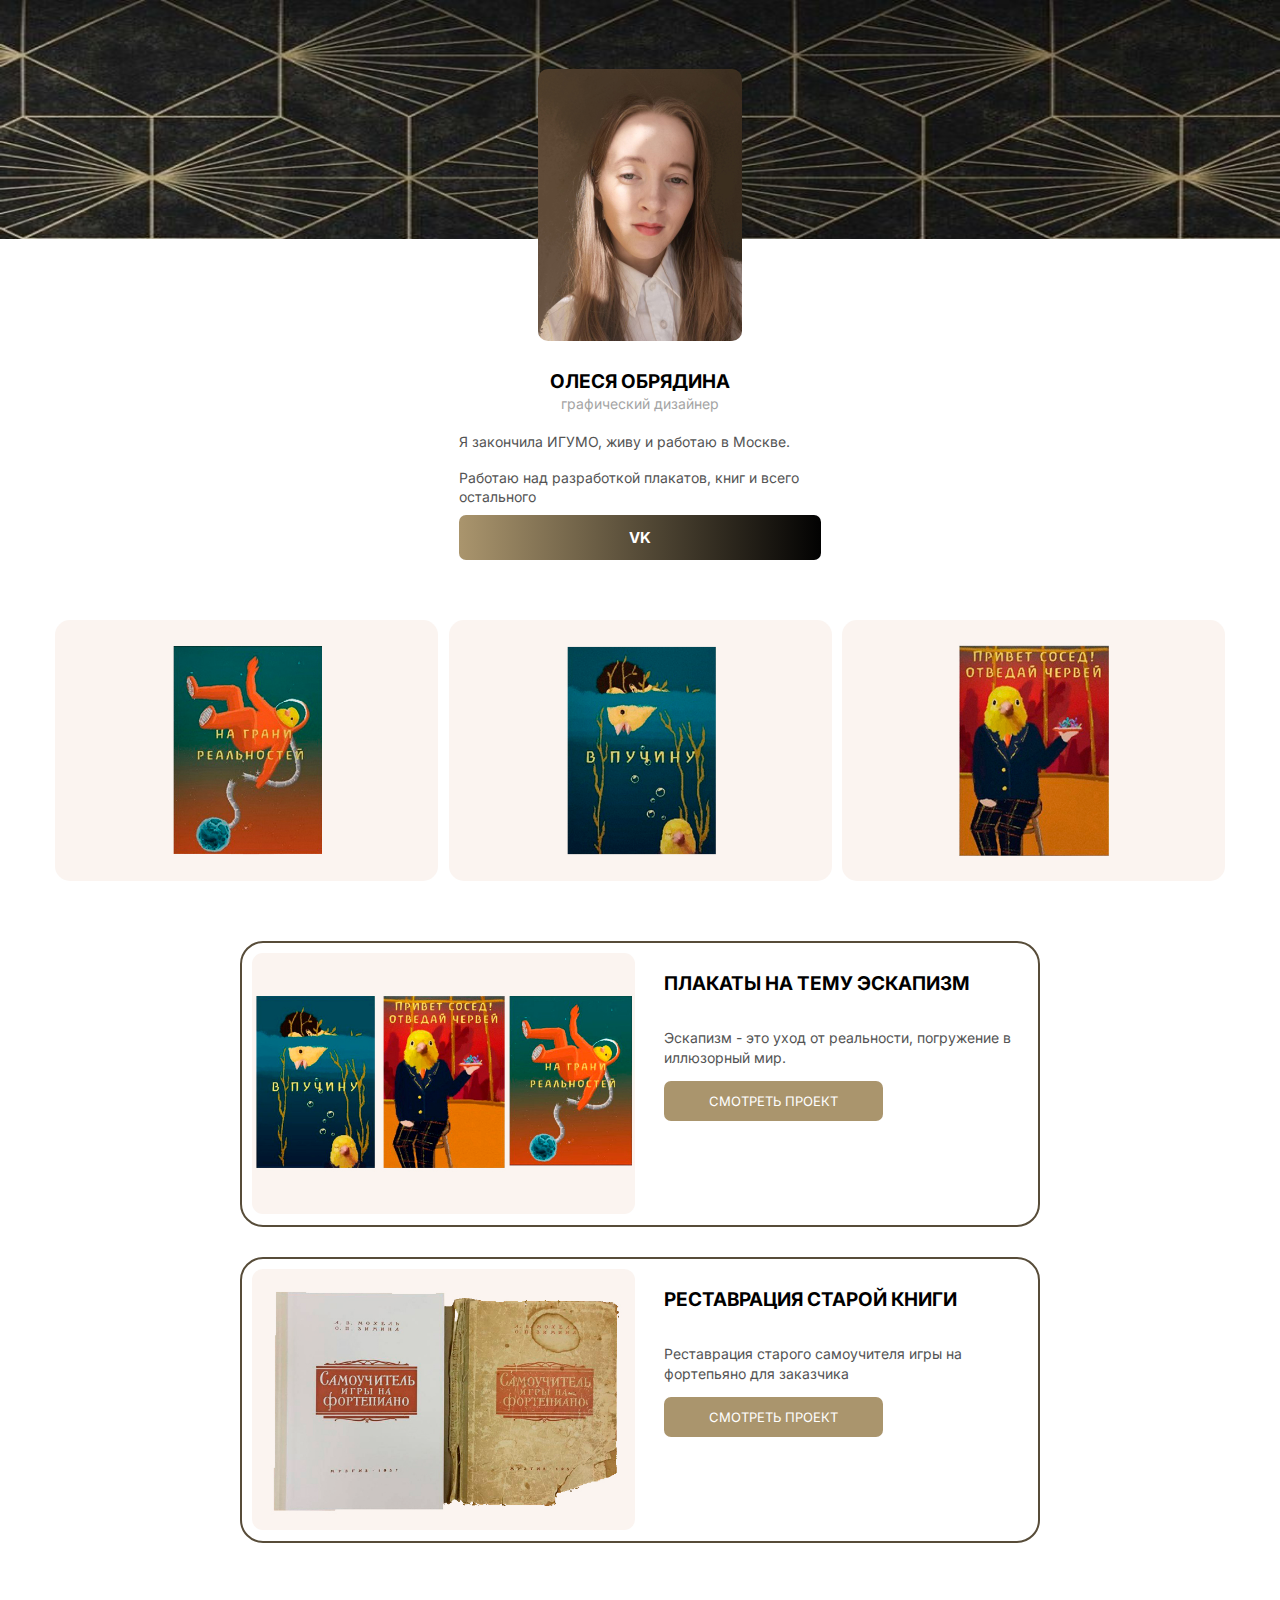
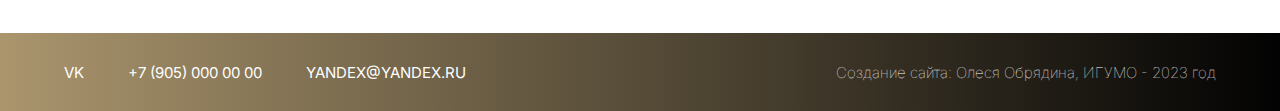
<file: index.html>
<!doctype html>
<html>

<head>
    <title>Обрядина Олеся Александровна</title>
    <link href="style.css" type="text/css" rel="stylesheet">
    <meta charset="utf-8">
    <link rel="shortcut icon" type="image/x-icon" href="images/favicon.ico">
    <link rel="preconnect" href="https://fonts.googleapis.com">
    <link rel="preconnect" href="https://fonts.gstatic.com" crossorigin>
    <link href="https://fonts.googleapis.com/css2?family=Inter:wght@100;200;300;400;500;600;700;800;900&display=swap"
        rel="stylesheet">
</head>

<body>
    <header>
        <section class="profile">
            <img src="images/avatar.jpg">
            <h1>Олеся Обрядина</h1>
            <h2>Графический дизайнер</h2>
            <p>Я закончила ИГУМО, живу и работаю в Москве.</p>
            <p>Работаю над разработкой плакатов, книг и всего остального</p>
            <a href="https://vk.com/id187192732" target=blank>VK</a>
        </section>
    </header>
    <main>
        <section class="ills">
            <img src="images/plakat1.jpg">
            <img src="images/plakat2.jpg">
            <img src="images/plakat3.jpg">
        </section>
        <section class="portfolio">
            <article id="card_2">
                <img src="images/theme2.jpg">
                <h3>Плакаты на тему эскапизм</h3>
                <p>Эскапизм - это уход от реальности, погружение в иллюзорный мир.</p>
                <a href="2.html">Смотреть проект</a>
            </article>
            <article id="card_1">
                <img src="images/theme1.jpg">
                <h3>Реставрация старой книги</h3>
                <p>Реставрация старого самоучителя игры на фортепьяно для заказчика</p>
                <a href="1.html">Смотреть проект</a>
            </article>
        </section>
    </main>
    <footer>
        <div class="contacts">
            <a href="https://vk.com/id187192732" target=blank>VK</a>
            <a href="/"> +7 (905) 000 00 00</a>
            <a href="/">yandex@yandex.ru</a>
        </div>
        <div class="copyright">
            Создание сайта: Олеся Обрядина, ИГУМО - 2023 год
        </div>
    </footer>
</body>

</html>
</file>
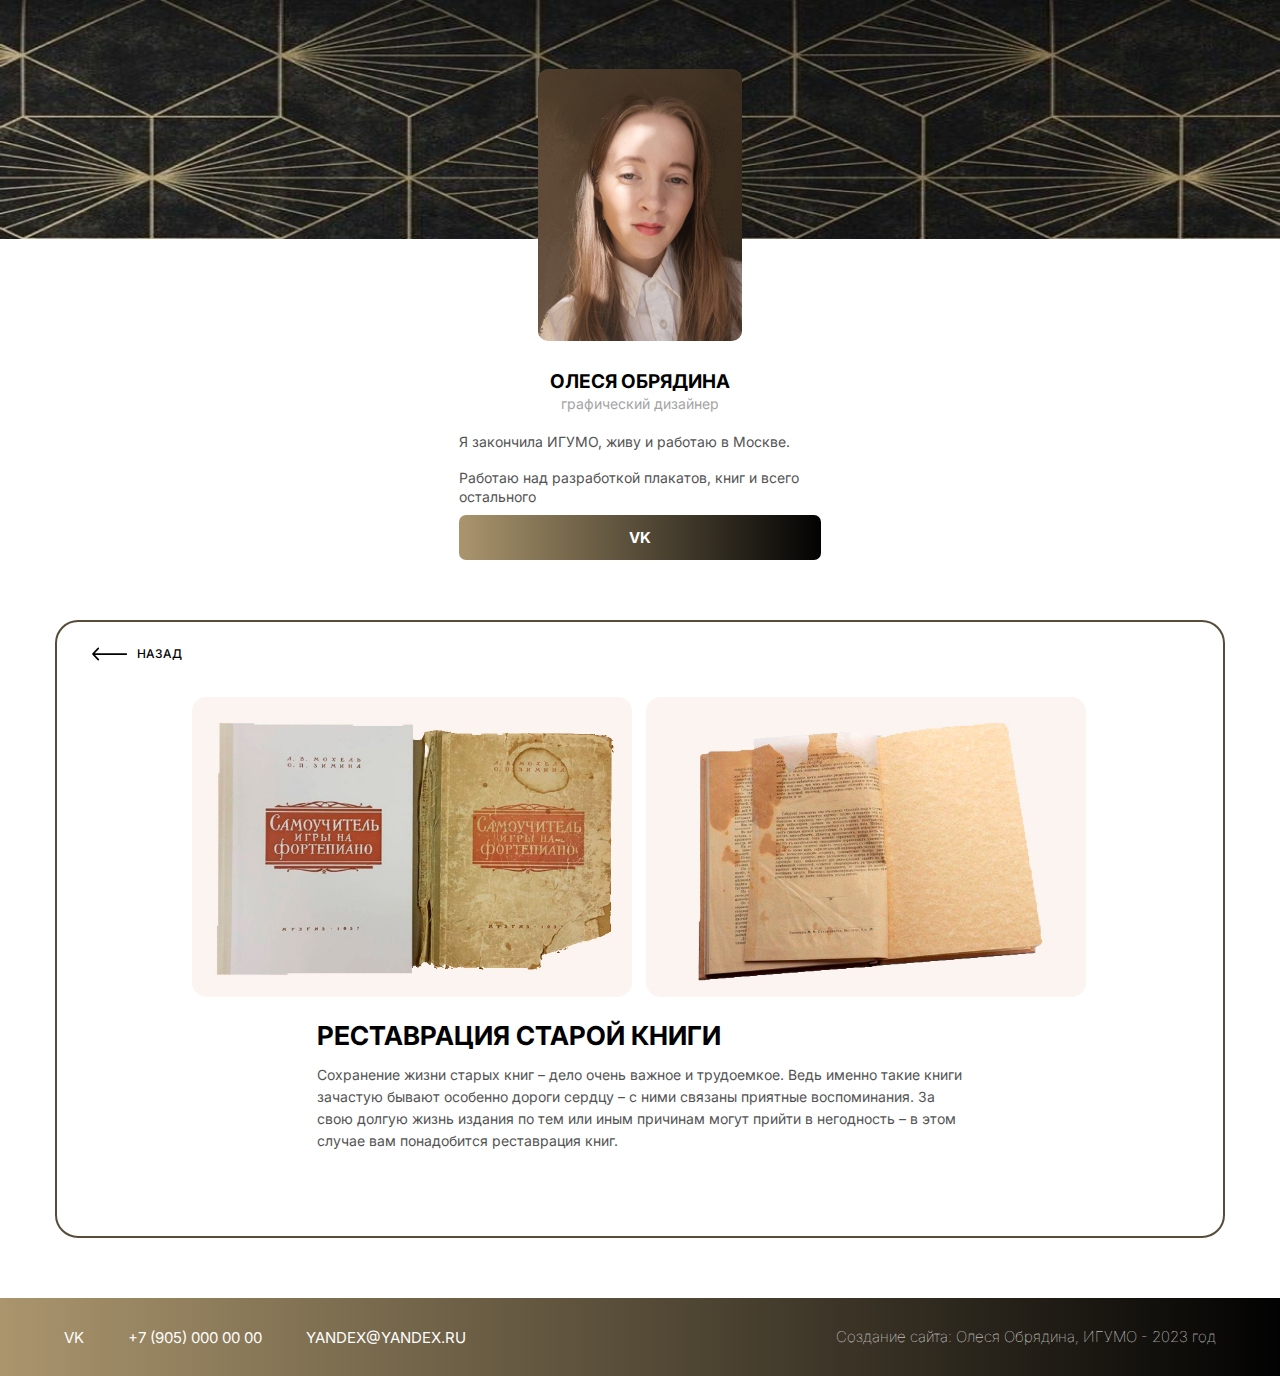
<file: 1.html>
<!doctype html>
<html>
<head>
<title>Проект книги для издательства Альпина Паблишер</title>
<link href="style.css" type="text/css"  rel="stylesheet">
<meta charset="utf-8">
<link rel="shortcut icon" type="image/x-icon" href="images/favicon.ico">
<link rel="preconnect" href="https://fonts.googleapis.com">
<link rel="preconnect" href="https://fonts.gstatic.com" crossorigin>
<link href="https://fonts.googleapis.com/css2?family=Inter:wght@100;200;300;400;500;600;700;800;900&display=swap" rel="stylesheet">
</head>
<body>
<header>
<section class="profile">
<img src="images/avatar.jpg">
<h1>Олеся Обрядина</h1>
<h2>Графический дизайнер</h2>
<p>Я закончила ИГУМО, живу и работаю в Москве.</p>
<p>Работаю над разработкой плакатов, книг и всего остального</p>
<a href="https://vk.com/id187192732" target=blank>VK</a>
</section>
</header>
<main class="read">
<a href="index.html" class="back"><img src="images/arrow.svg"> назад</a>

<img src="images/theme1.jpg">
<img src="images/page.jpg">
<h1>Реставрация старой книги</h1>

<p>
Сохранение жизни старых книг – дело очень важное и трудоемкое. Ведь именно такие книги зачастую бывают особенно дороги сердцу – с ними связаны приятные воспоминания. За свою долгую жизнь издания по тем или иным причинам могут прийти в негодность – в этом случае вам понадобится реставрация книг.
</p>

</main>
<footer>
<div class="contacts">
<a href="https://vk.com/id187192732" target=blank>VK</a>
<a href="/"> +7 (905) 000 00 00</a>
<a href="/">yandex@yandex.ru</a>
</div>
<div class="copyright">
Создание сайта: Олеся Обрядина, ИГУМО - 2023 год
</div>
</footer>
</body>
</html>
</file>
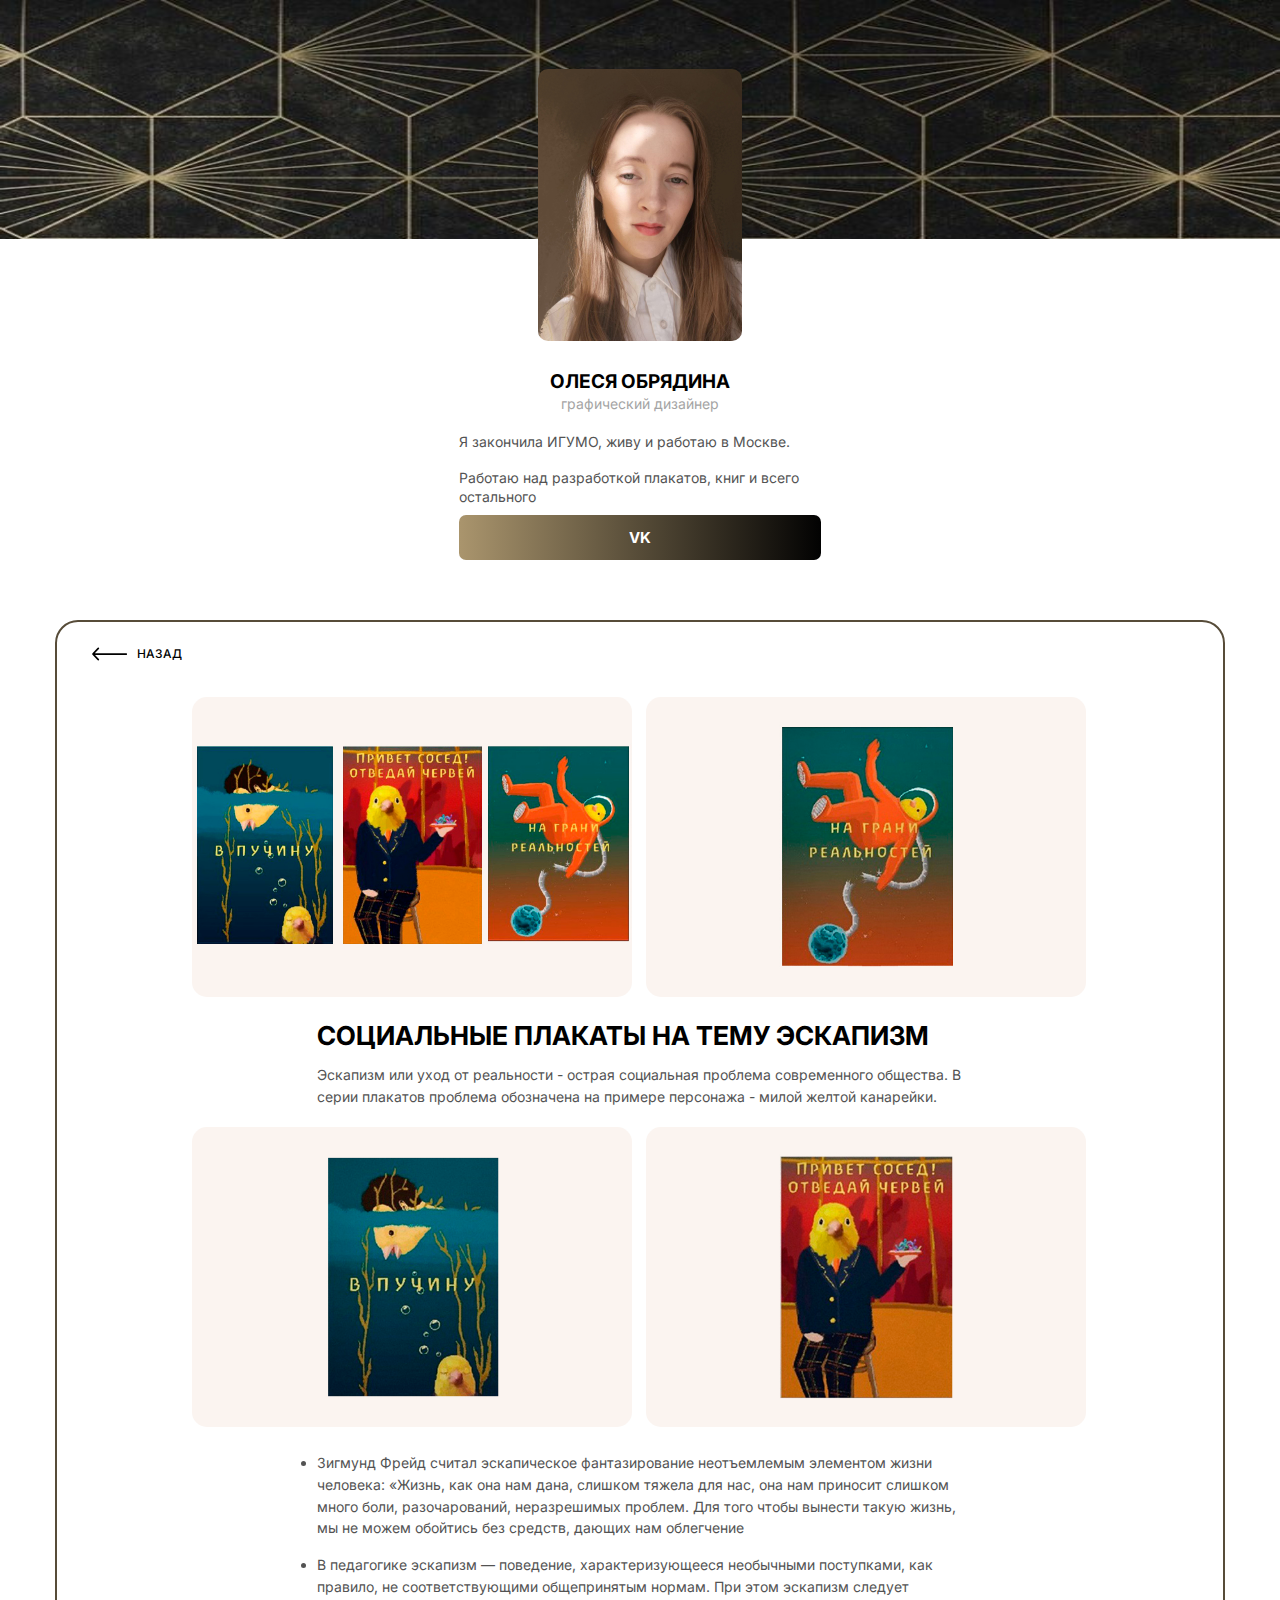
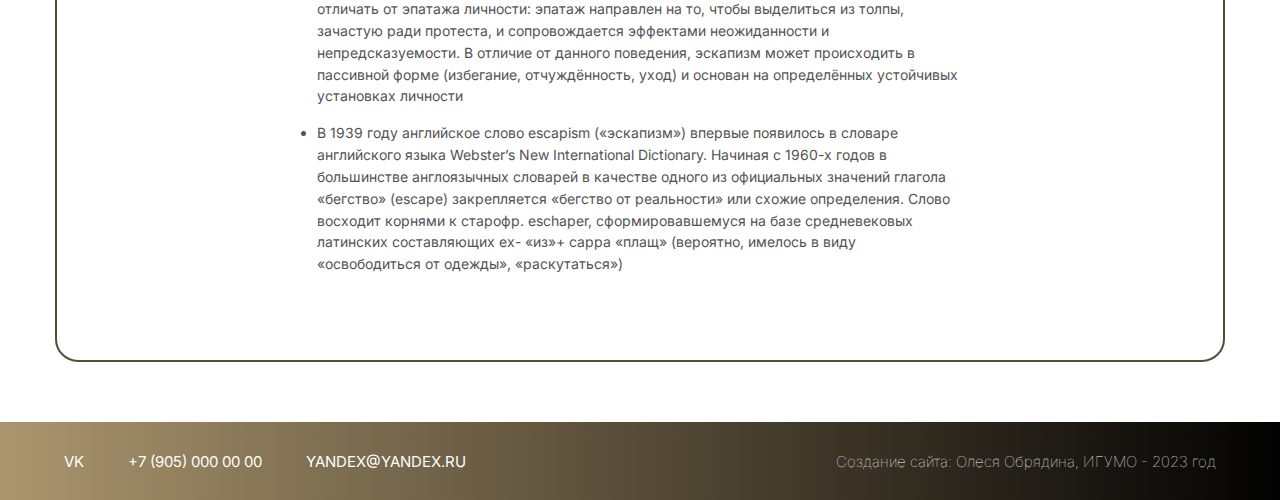
<file: 2.html>
<!doctype html>
<html>
<head>
<title>Проект книги для издательства Альпина Паблишер</title>
<link href="style.css" type="text/css"  rel="stylesheet">
<meta charset="utf-8">
<link rel="shortcut icon" type="image/x-icon" href="images/favicon.ico">
<link rel="preconnect" href="https://fonts.googleapis.com">
<link rel="preconnect" href="https://fonts.gstatic.com" crossorigin>
<link href="https://fonts.googleapis.com/css2?family=Inter:wght@100;200;300;400;500;600;700;800;900&display=swap" rel="stylesheet">
</head>
<body>
<header>
<section class="profile">
<img src="images/avatar.jpg">
<h1>Олеся Обрядина</h1>
<h2>Графический дизайнер</h2>
<p>Я закончила ИГУМО, живу и работаю в Москве.</p>
<p>Работаю над разработкой плакатов, книг и всего остального</p>
<a href="https://vk.com/id187192732" target=blank>VK</a>
</section>
</header>
<main class="read">
<a href="index.html" class="back"><img src="images/arrow.svg"> назад</a>

<img src="images/theme2.jpg">
<img src="images/plakat1.jpg">
<h1>Социальные плакаты на тему эскапизм</h1>

<p>
Эскапизм или уход от реальности - острая социальная проблема современного общества. В серии плакатов проблема обозначена на примере персонажа - милой желтой канарейки.
</p>

<img src="images/plakat2.jpg">
<img src="images/plakat3.jpg">

<ul>
<li>
Зигмунд Фрейд считал эскапическое фантазирование неотъемлемым элементом жизни человека: «Жизнь, как она нам дана, слишком тяжела для нас, она нам приносит слишком много боли, разочарований, неразрешимых проблем. Для того чтобы вынести такую жизнь, мы не можем обойтись без средств, дающих нам облегчение</li>

<li>В педагогике эскапизм — поведение, характеризующееся необычными поступками, как правило, не соответствующими общепринятым нормам. При этом эскапизм следует отличать от эпатажа личности: эпатаж направлен на то, чтобы выделиться из толпы, зачастую ради протеста, и сопровождается эффектами неожиданности и непредсказуемости. В отличие от данного поведения, эскапизм может происходить в пассивной форме (избегание, отчуждённость, уход) и основан на определённых устойчивых установках личности</li>

<li>В 1939 году английское слово escapism («эскапизм») впервые появилось в словаре английского языка Webster’s New International Dictionary. Начиная с 1960-х годов в большинстве англоязычных словарей в качестве одного из официальных значений глагола «бегство» (escape) закрепляется «бегство от реальности» или схожие определения.

Слово восходит корнями к старофр. eschaper, сформировавшемуся на базе средневековых латинских составляющих ex- «из»+ cappa «плащ» (вероятно, имелось в виду «освободиться от одежды», «раскутаться»)</li>

</ul>

</main>
<footer>
<div class="contacts">
<a href="https://vk.com/id187192732" target=blank>VK</a>
<a href="/"> +7 (905) 000 00 00</a>
<a href="/">yandex@yandex.ru</a>
</div>
<div class="copyright">
Создание сайта: Олеся Обрядина, ИГУМО - 2023 год
</div>
</footer>
</body>
</html>
</file>
<file: style.css>
body {
    margin: 0;
    font-family: 'Inter', sans-serif;
}

header {
    width: 100%;
    height: 560px;
    background: url("images/fon1.jpg");
    background-size: 100% 239px;
    background-repeat: no-repeat;
    display: flex;
    justify-content: center;
    align-items: flex-end;
    margin-bottom: 60px;
}
.profile {
    width: 362px;
    display: flex;
    align-content: center;
    flex-flow: column;
    align-items: stretch;
    justify-content: center;
}

.profile img {
    display: block;
    margin: 29px auto;
    border-radius: 10px;
    width: 204px;
}

.profile h1 {
    margin: 0 auto;
    font-weight: 700;
    font-size: 19px;
    line-height: 23px;
    text-transform: uppercase;
}

.profile h2 {
margin: 0 auto;
font-weight: 400;
font-size: 14px;
line-height: 154.02%;
text-transform: lowercase;
color: #A4A4A4;
margin-bottom: 10px;
}

.profile p {
font-weight: 400;
font-size: 14px;
line-height: 140.52%;
color: #535353;
margin: 8px 0;
}

.profile a {
    width: 362px;
    height: 45px;
    background: linear-gradient(90deg, #aa956d 0%, #020202 100%);
    border-radius: 7px;
    display: flex;
    justify-content: center;
    align-items: center;
    font-weight: 700;
    font-size: 15px;
    text-transform: uppercase;
    color: #FFFFFF;
    text-decoration: none;
}

.profile a:hover {
    background: linear-gradient(270deg, #aa956d 0%, #020202 100%);
}

main {
    width: 1170px;
    margin: 0 auto;
}

.ills {
    display: flex;
    justify-content: space-between;
    flex-wrap: nowrap;
        margin-bottom: 60px;
}

.ills img {
    width: 383px;
    border-radius: 15px;
}
 
.portfolio {
    /* visibility: visible; */
    display: flex;
    flex-direction: column;
    align-items: center;
        margin-bottom: 60px;
}

.portfolio article {
    /* visibility: visible; */
    width: 800px;
    display: flex;
    flex-direction: column;
    height: 286px;
    flex-wrap: wrap;
    margin-bottom: 30px;
    background: #FFFFFF;
    border: 2px solid #574c39;
    border-radius: 23px;
    padding: 10px;
    box-sizing: border-box;
}

.portfolio article img {
    width: 383px;
    display: block;
    border-radius: 11px;
    margin-right: 25px;
}

.portfolio article h3 {
    width: 360px;
    font-weight: 700;
    font-size: 19px;
    line-height: 23px;
    text-transform: uppercase;
}

.portfolio article p {
    font-weight: 400;
    font-size: 14px;
    line-height: 140.52%;
    width: 360px;
    color: #535353;
}

.portfolio article a {
    background: #aa956d 0%;
    border-radius: 7px;
    display: flex;
    width: 219px;
    height: 40px;
    text-transform: uppercase;
    color: #FFFFFF;
    text-decoration: none;
    align-items: center;
    font-size: 13px;
    justify-content: center;
}

.portfolio article a:hover {
    background: linear-gradient(0deg, #aa956d 0%, #020202 100%);
}

footer {
    background: linear-gradient(90deg, #aa956d 0%, #020202 100%);
    width: 100%;
    height: 78px;
    padding: 0 5vw;
    display: flex;
    justify-content: space-between;
    box-sizing: border-box;
    align-items: center;
}

.contacts a {
    text-transform: uppercase;
    color: #FFFFFF;
    text-decoration: none;
    font-size: 15px;
    margin-right: 40px;
}

.contacts a:hover {
    color: #000000;
}

.copyright {
    font-size: 15px;
    color: #FFFFFF;
    font-weight: 100;
}

/* ВНУТРЕННЯЯ СТРАНИЦА */

.read {
    background: #FFFFFF;
    border: 2px solid #574c39;
    border-radius: 23px;
    margin-bottom: 60px;
    padding: 70px 130px;
    box-sizing: border-box;
    font-weight: 400;
    font-size: 14px;
    line-height: 156.02%;
    color: #535353;
    position: relative;
}


.read img {
    width: 440px;
    border-radius: 15px;
    margin: 5px;
}

.read h1 {
    text-transform: uppercase;
    color: #000000;
    font-weight: 700;
    font-size: 26px;
}

.read h1, .read p, .read ul {
    padding: 0 130px;
}

.read ul li {
    margin-bottom: 15px;
}

.back {
    position: absolute;
    left: 30px;
    top: 20px;
    display: flex;
    text-transform: uppercase;
    text-decoration: none;
    color: #000000;
    align-items: center;
    font-weight: 500;
    font-size: 12px;
}

.back img {
    width: 35px;
    margin-right: 10px;
}

.back:hover {
opacity: 0.3;
}
</file>
